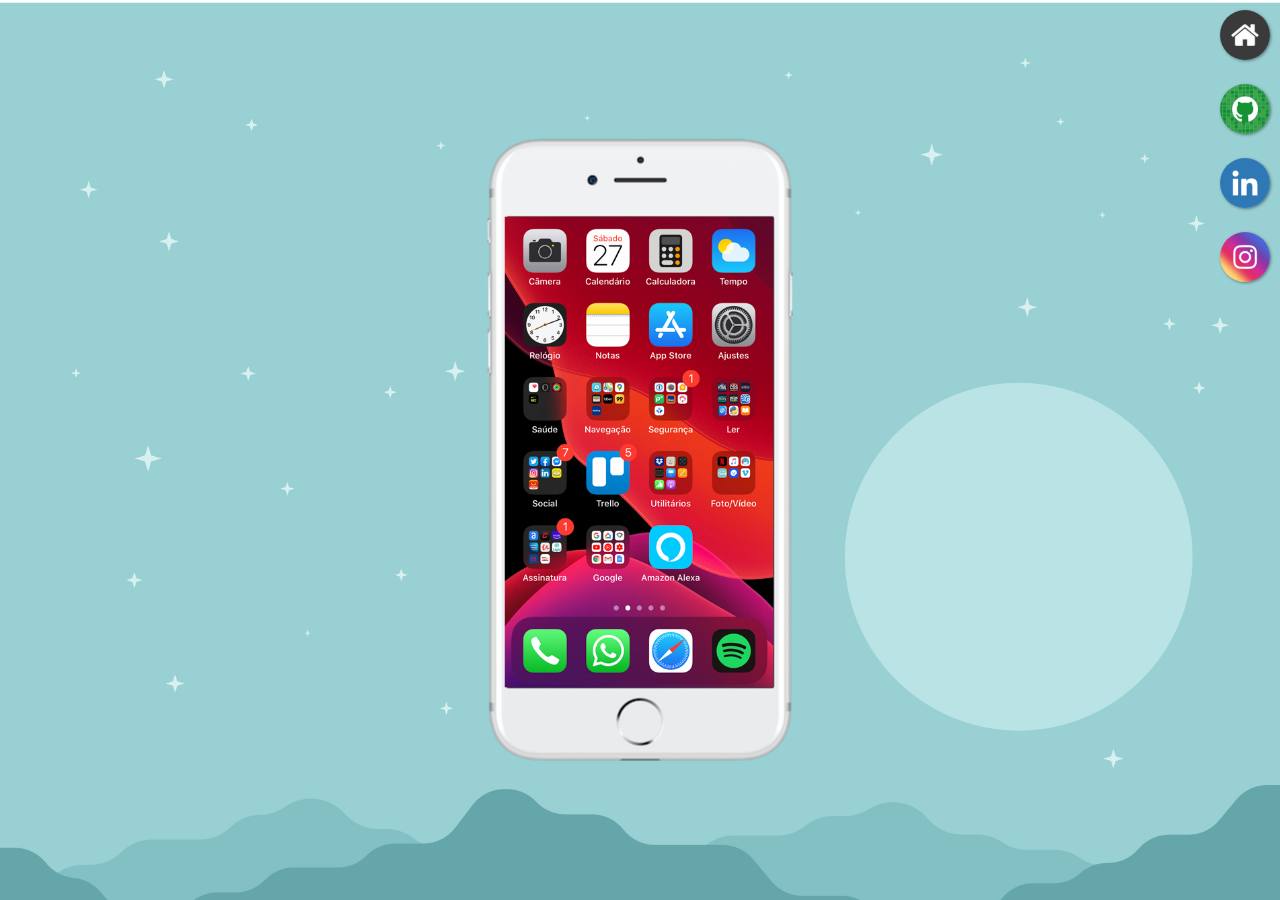
<file: index.html>
<!doctype html>
<html lang="pt-br">
  <head>
    <meta charset="UTF-8" />
    <meta name="viewport" content="width=device-width, initial-scale=1.0" />
    <title>Meu Projeto Social</title>
    <link rel="stylesheet" href="estilos/styles.css" />
  </head>
  <body>
    <main>
      <section id="telefone">
        <iframe
          name="frame"
          id="tela"
          src="paginas/home.html"
          frameborder="0"
        ></iframe>
      </section>

      <section id="links">
        <!--Home page link-->
        <a href="paginas/home.html" target="frame">
          <img src="imagens/logo-home.jpg" alt="Home" /> </a
        ><br />

        <!--GitHub link-->
        <a href="paginas/github.html" target="frame">
          <img src="imagens/logo-github.jpg" alt="GitHub" /> </a
        ><br />

        <!--Linkedin link-->
        <a href="paginas/linkedin.html" target="frame">
          <img src="imagens/logo-linkedin.jpg" alt="LikedIn" /> </a
        ><br />

        <!--Instagram link-->
        <a href="paginas/instagram.html" target="frame">
          <img src="imagens/logo-instagram.jpg" alt="Instagram" /> </a
        ><br />
      </section>
    </main>
  </body>
</html>
</file>
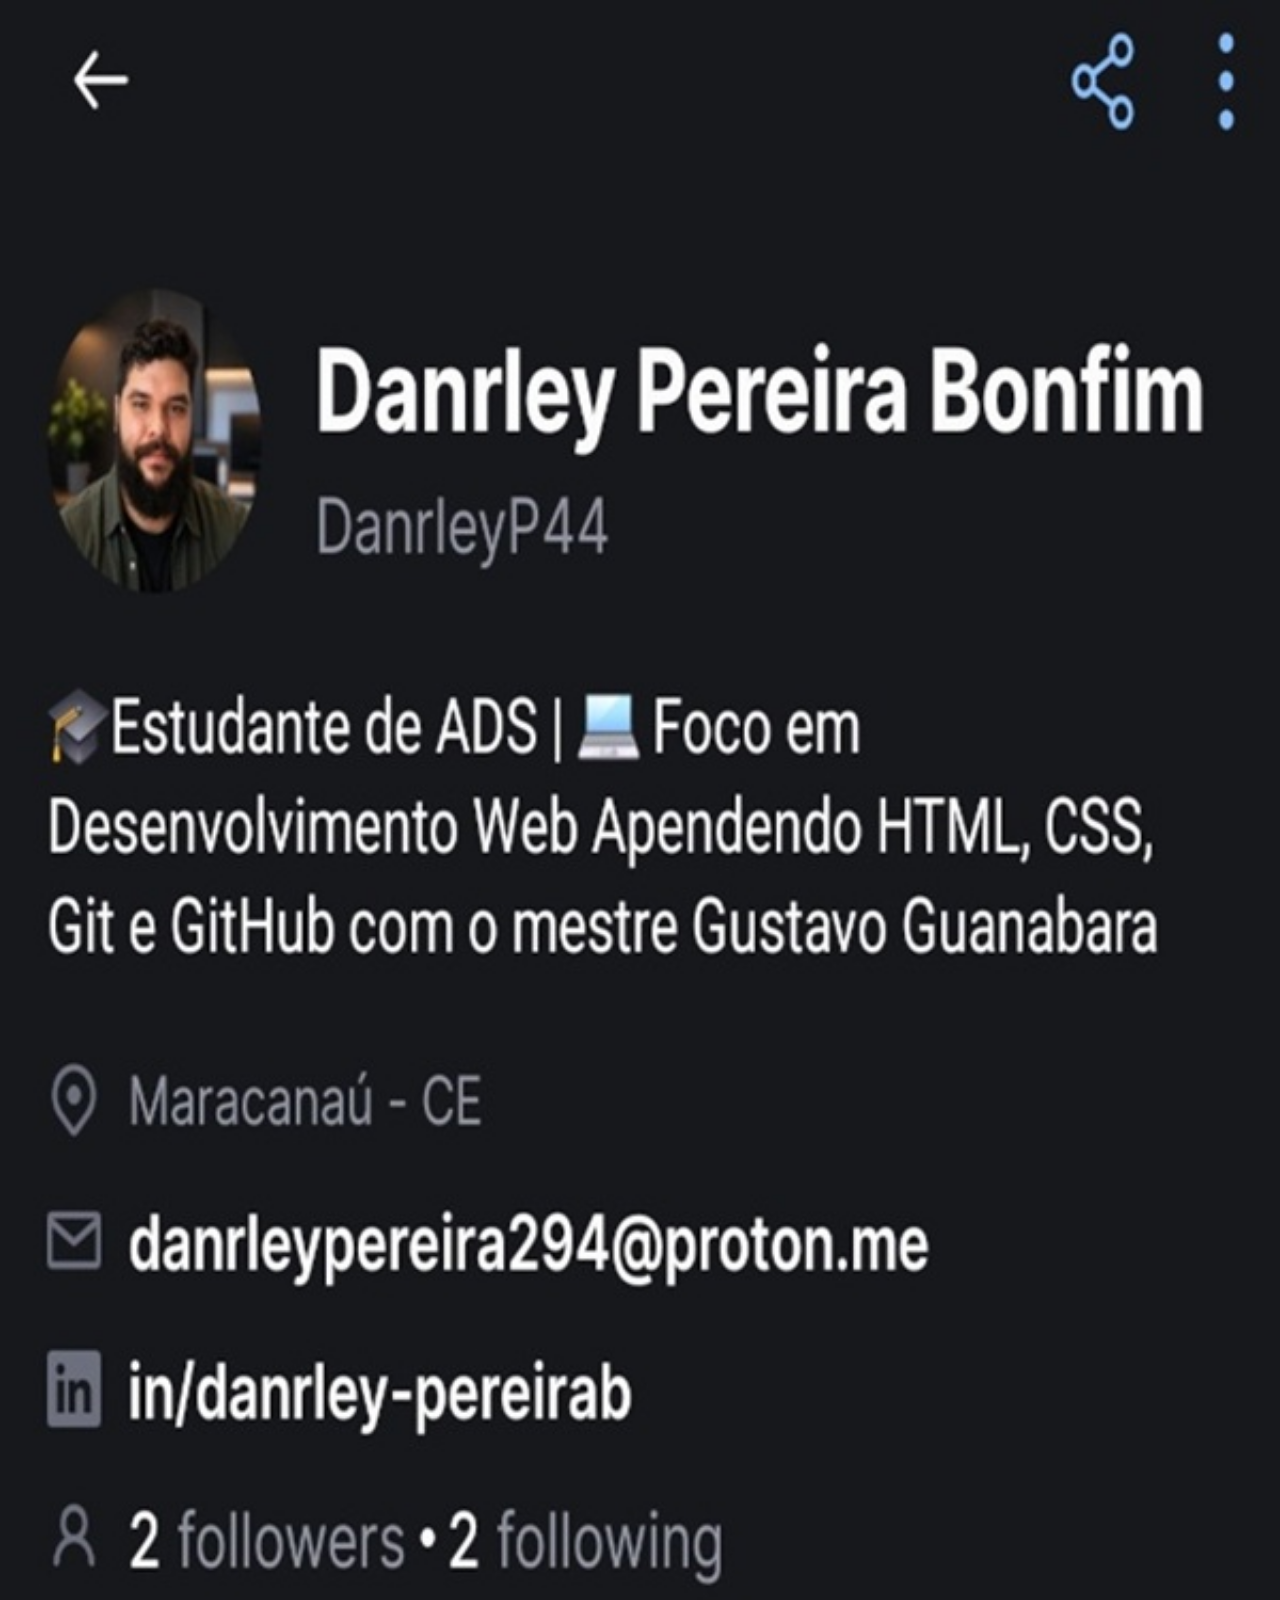
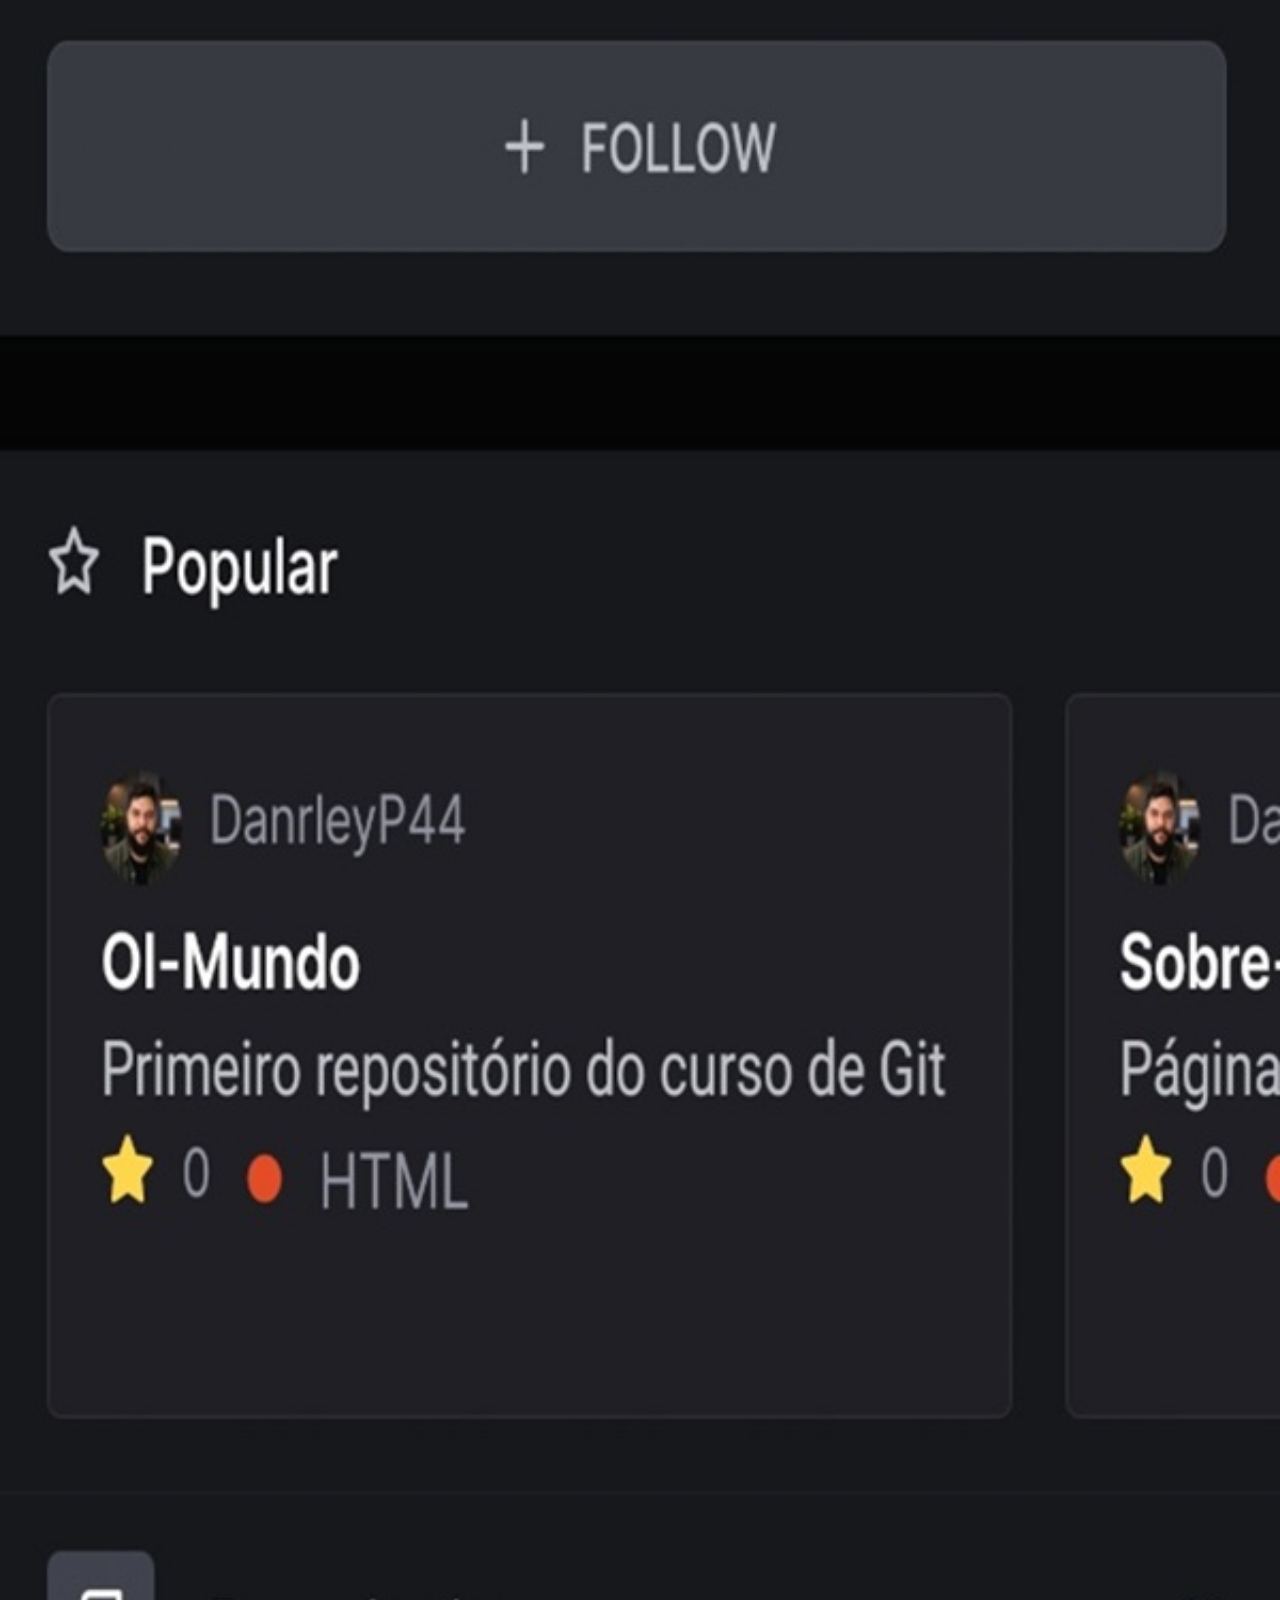
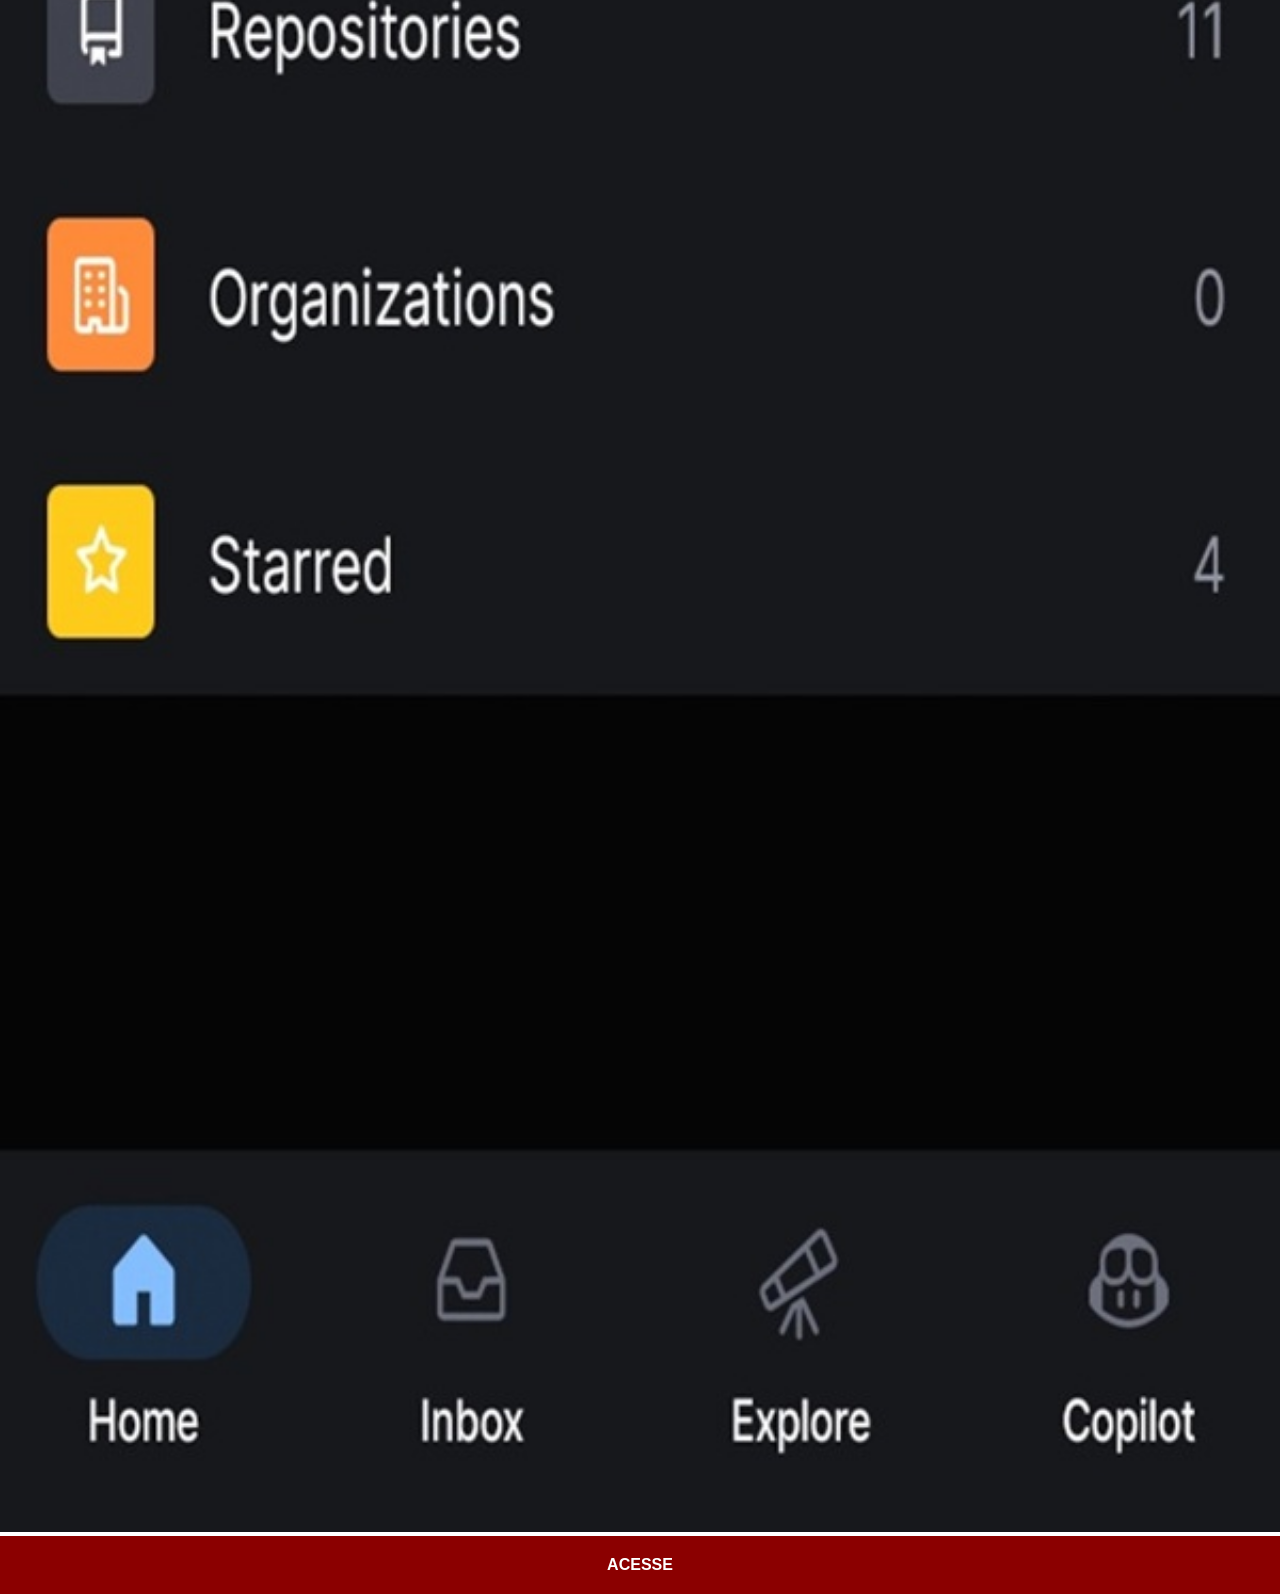
<file: paginas/github.html>
<!doctype html>
<html lang="pt-br">
  <head>
    <meta charset="UTF-8" />
    <meta name="viewport" content="width=device-width, initial-scale=1.0" />
    <title>Github</title>
    <link rel="stylesheet" href="../estilos/social.css" />
  </head>
  <body>
    <img src="../imagens/tela-github.jpg" alt="GitHub" />
    <a href="https://github.com/DanrleyP44" target="_blank">ACESSE</a>
  </body>
</html>
</file>
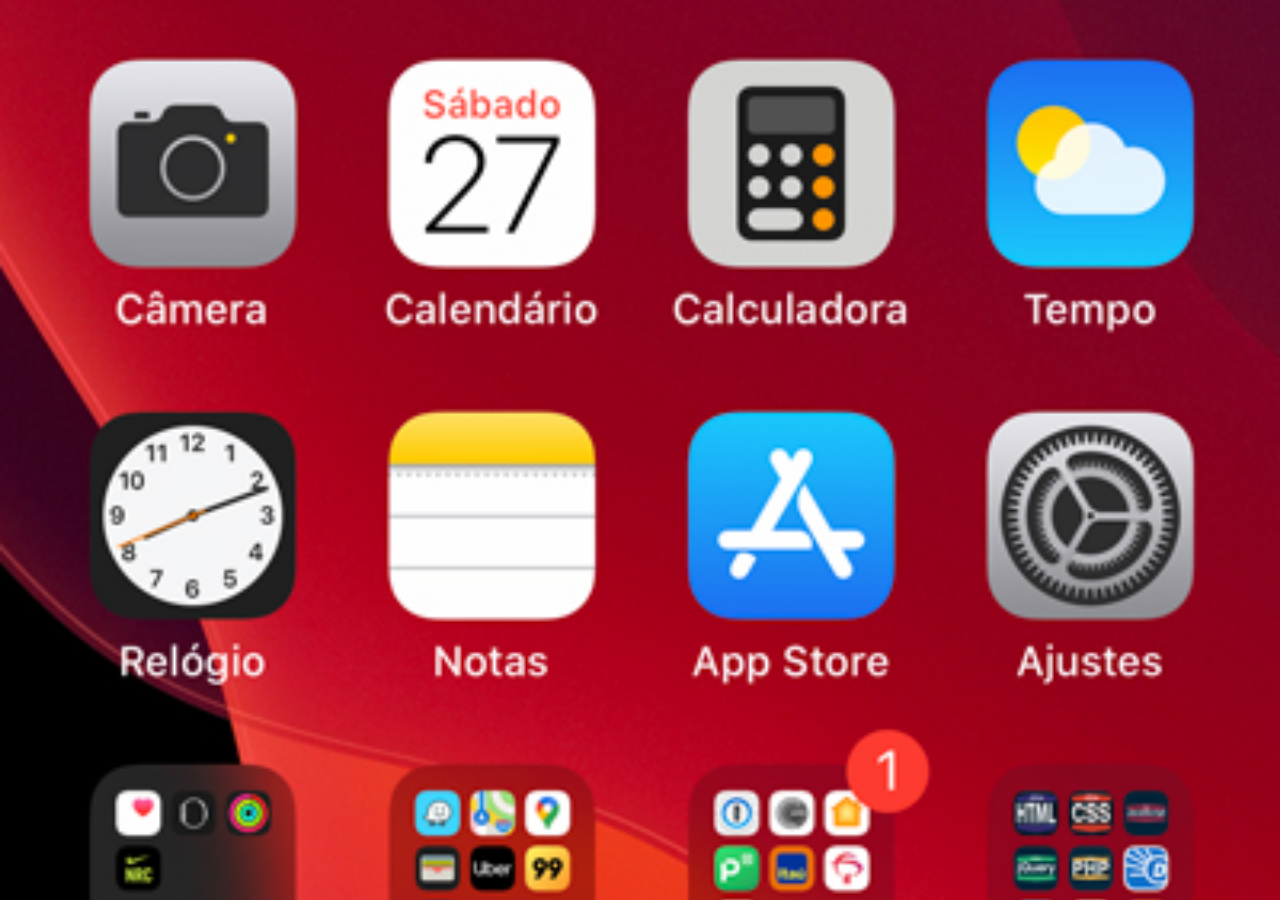
<file: paginas/home.html>
<!doctype html>
<html lang="pt-br">
  <head>
    <meta charset="UTF-8" />
    <meta name="viewport" content="width=device-width, initial-scale=1.0" />
    <title>Home Page</title>
    <style>
      * {
        padding: 0;
        margin: 0;
      }

      body {
        background: url('../imagens/tela-home.jpg') no-repeat top center;
        background-size: cover;
      }
    </style>
  </head>
  <body></body>
</html>
</file>
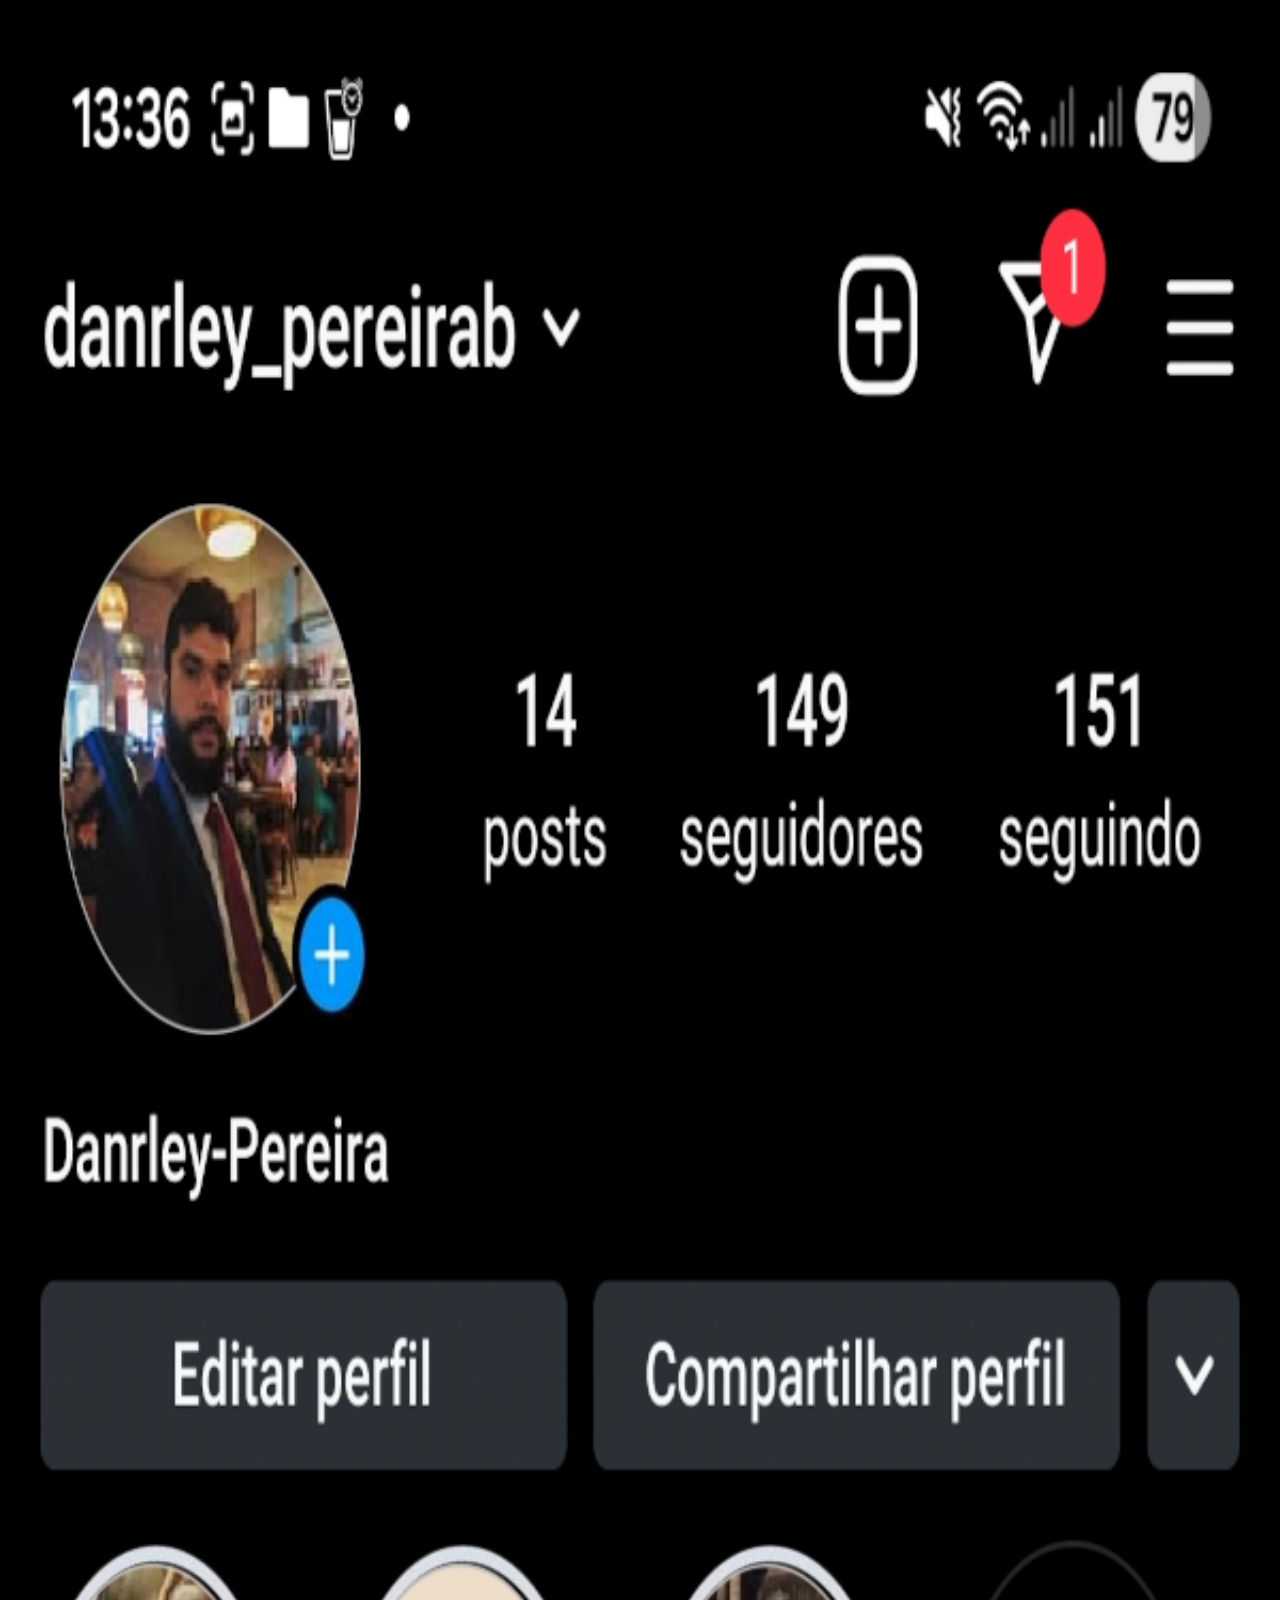
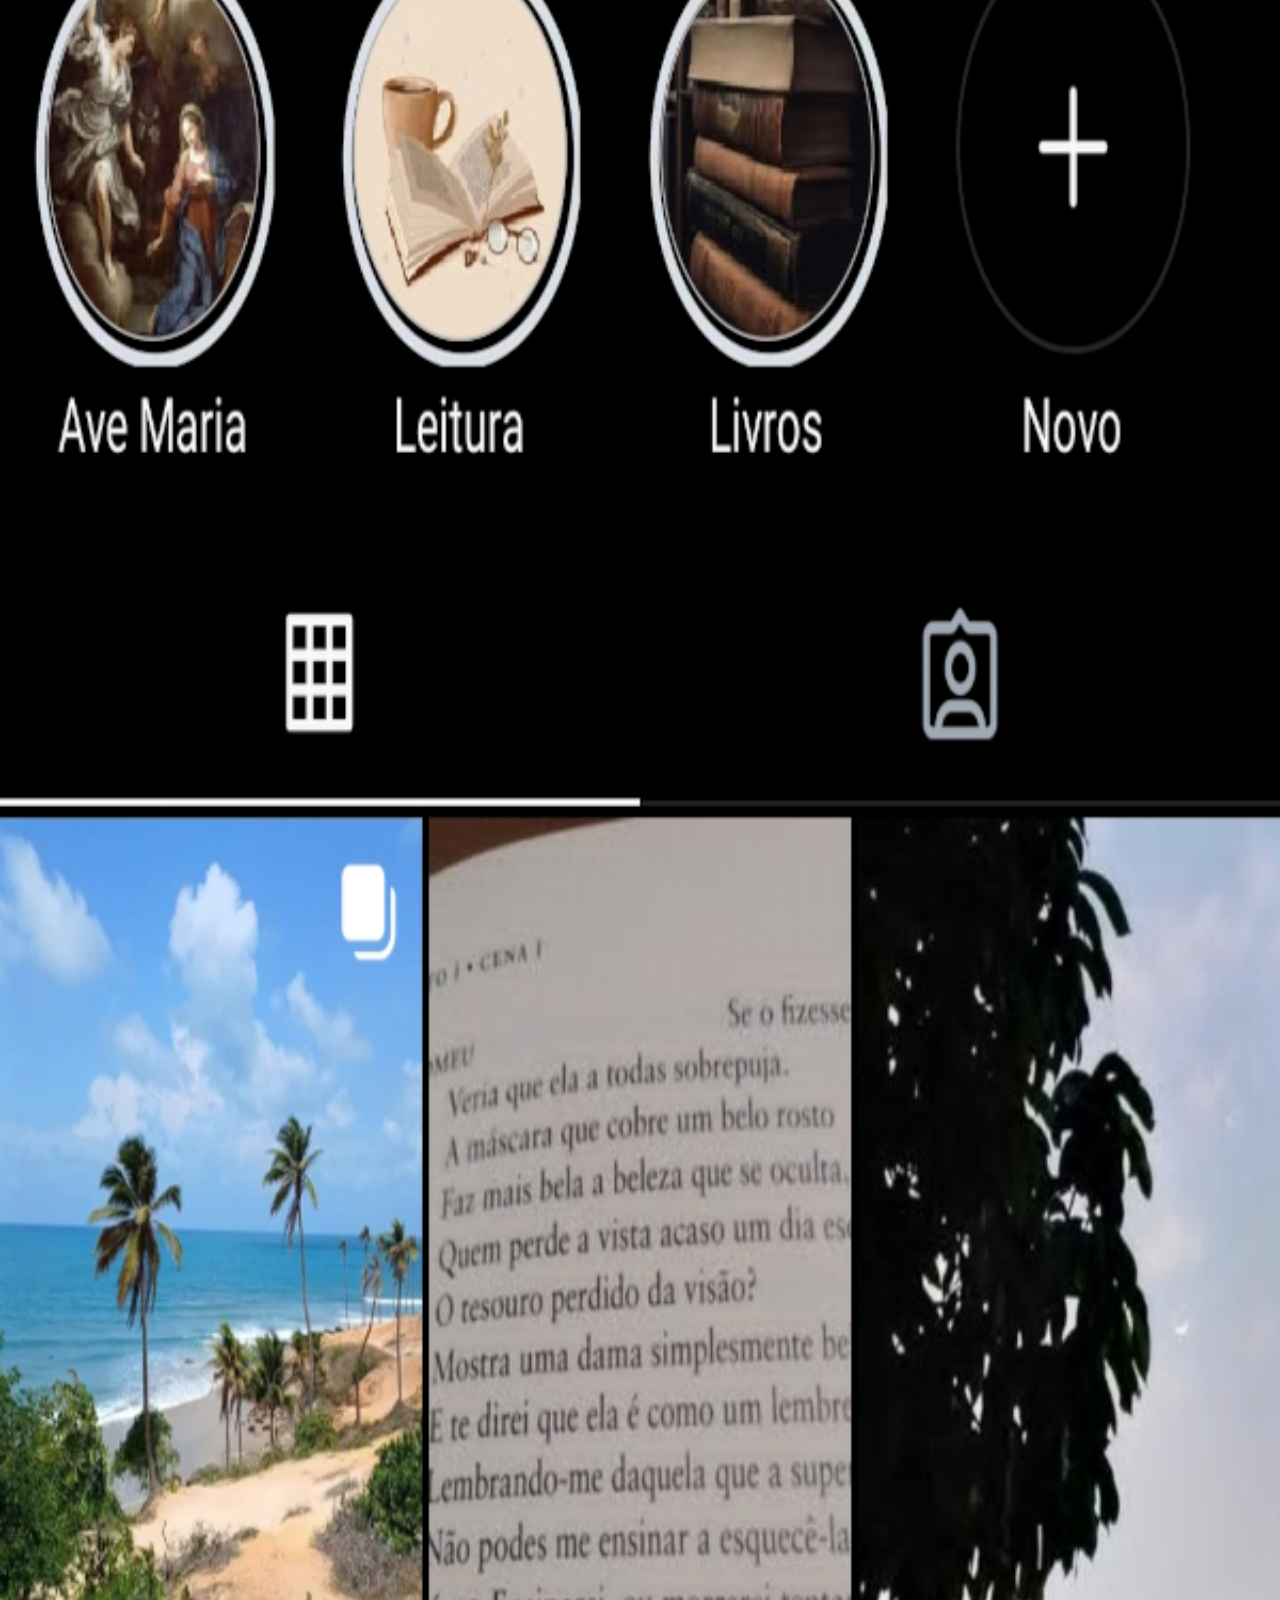
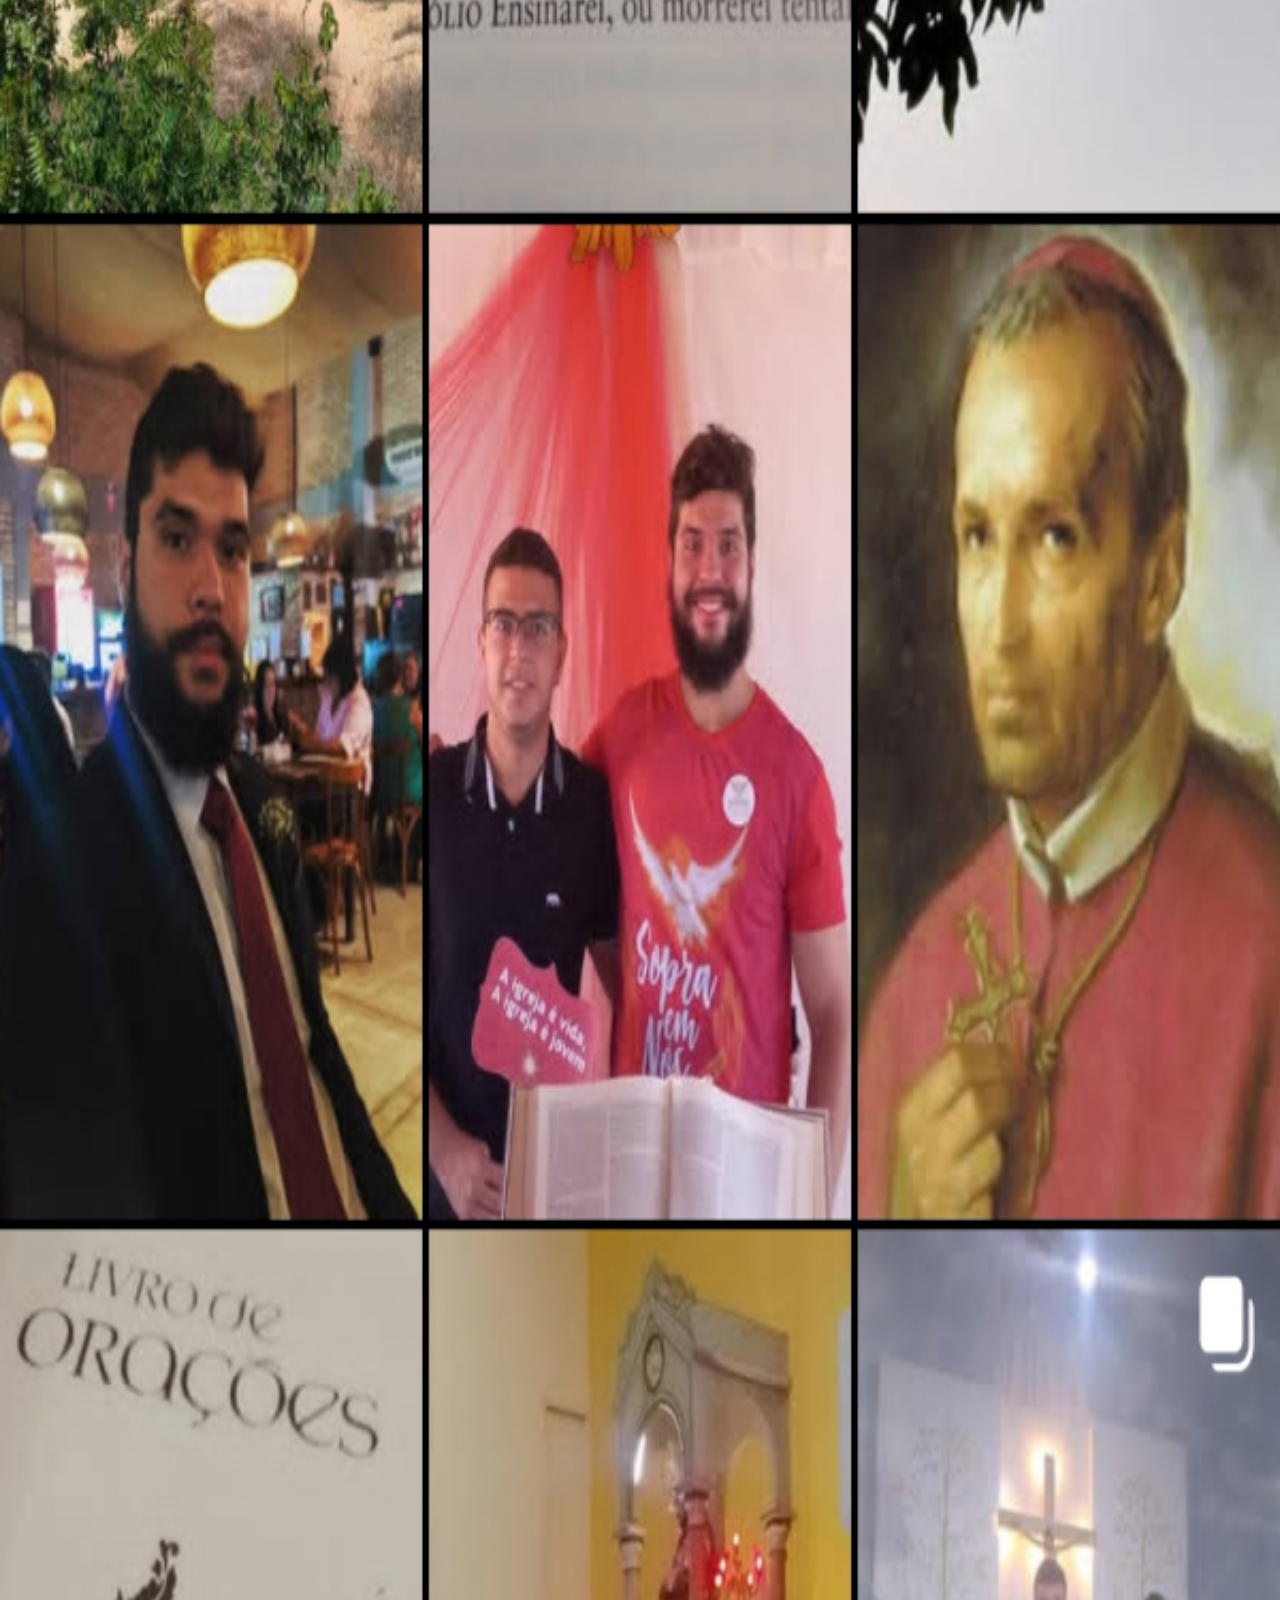
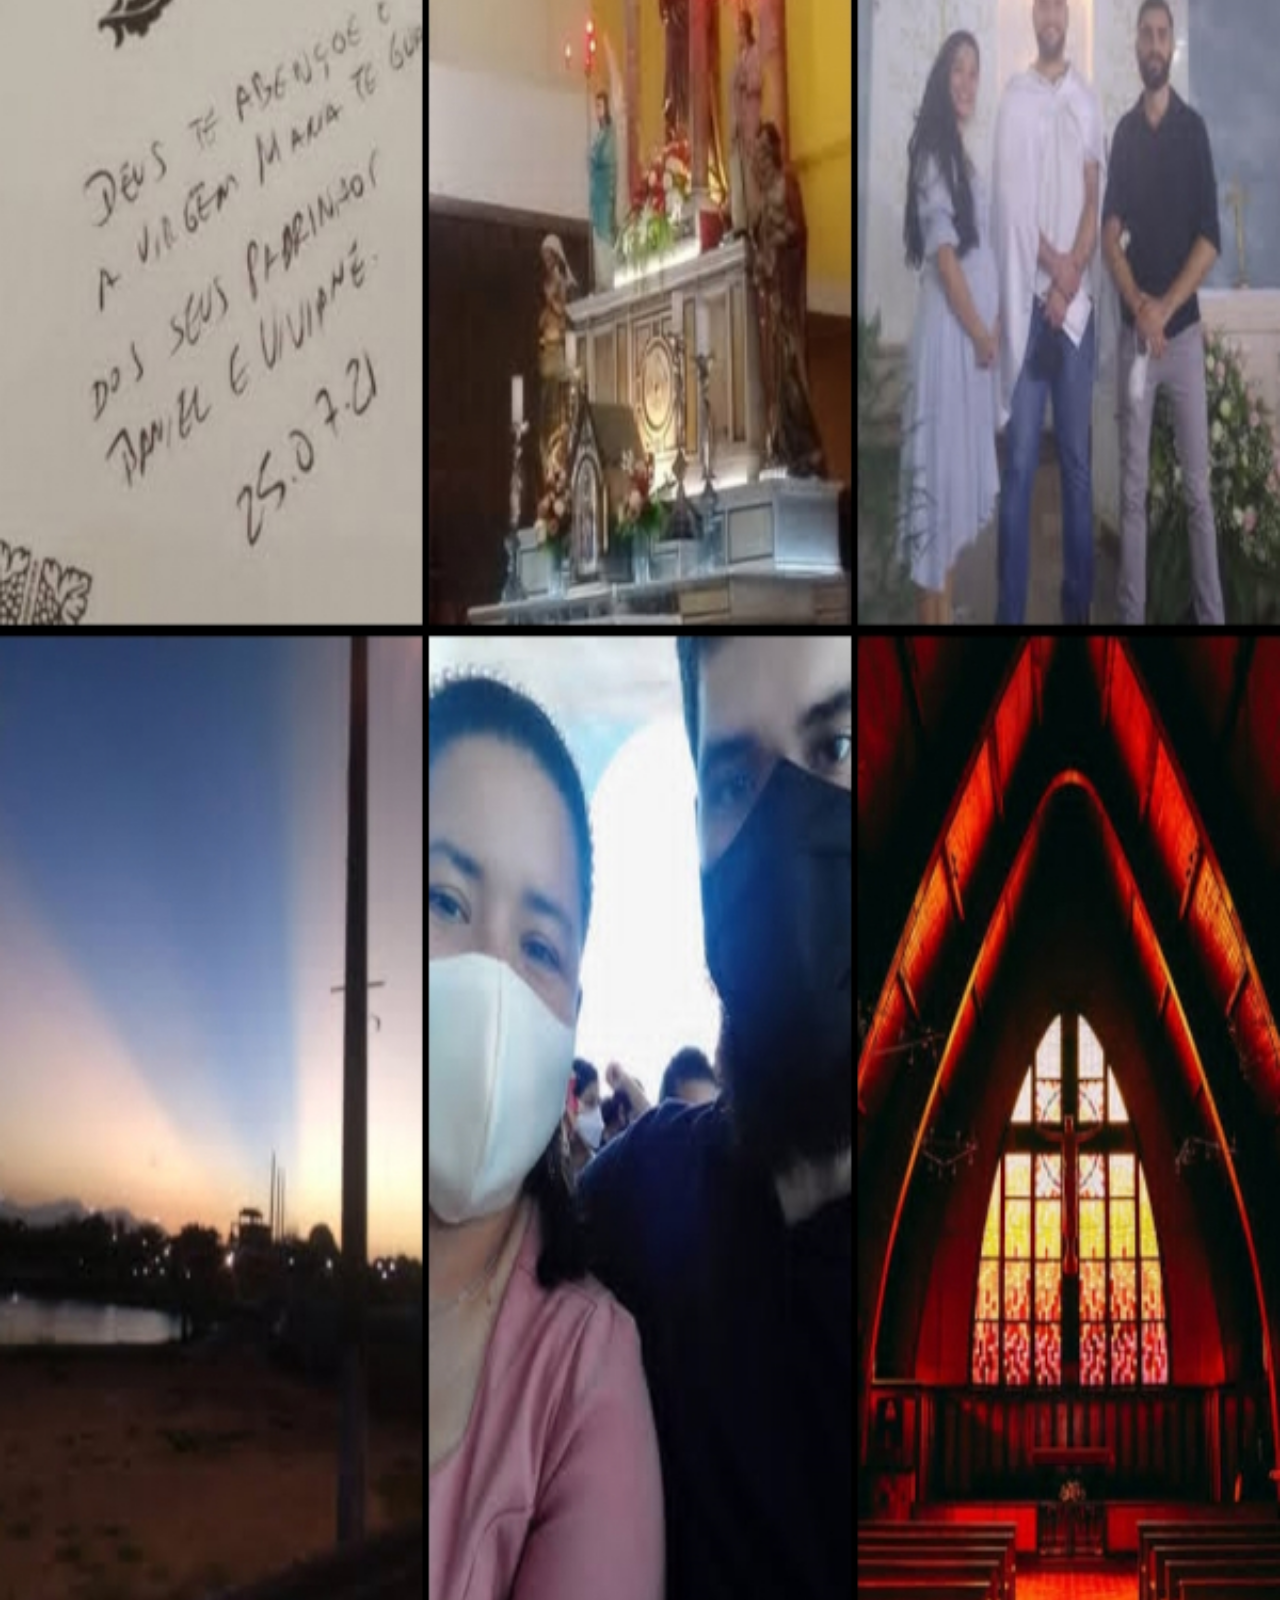
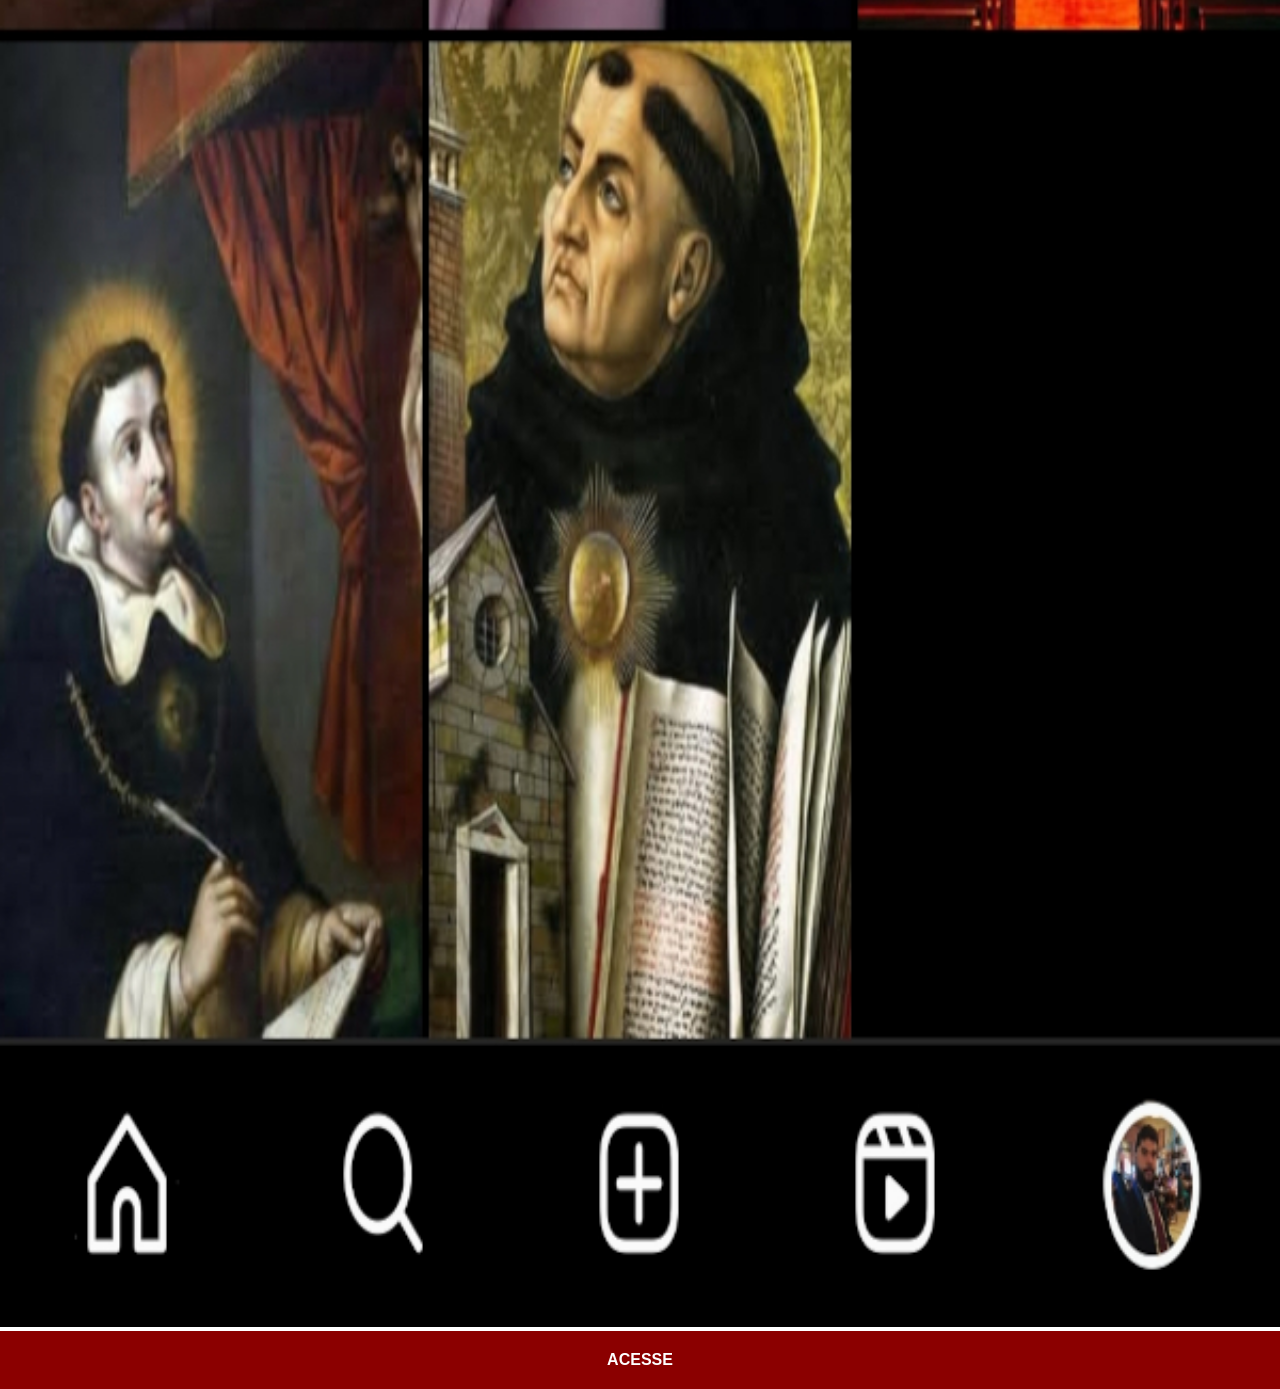
<file: paginas/instagram.html>
<!doctype html>
<html lang="pt-br">
  <head>
    <meta charset="UTF-8" />
    <meta name="viewport" content="width=device-width, initial-scale=1.0" />
    <title>Instagram</title>
    <link rel="stylesheet" href="../estilos/social.css" />
  </head>
  <body>
    <img src="../imagens/tela-instagram.jpg" alt="Instagram" />
    <a href="https://www.instagram.com/danrley_pereirab/" target="_blank"
      >ACESSE</a
    >
  </body>
</html>
</file>
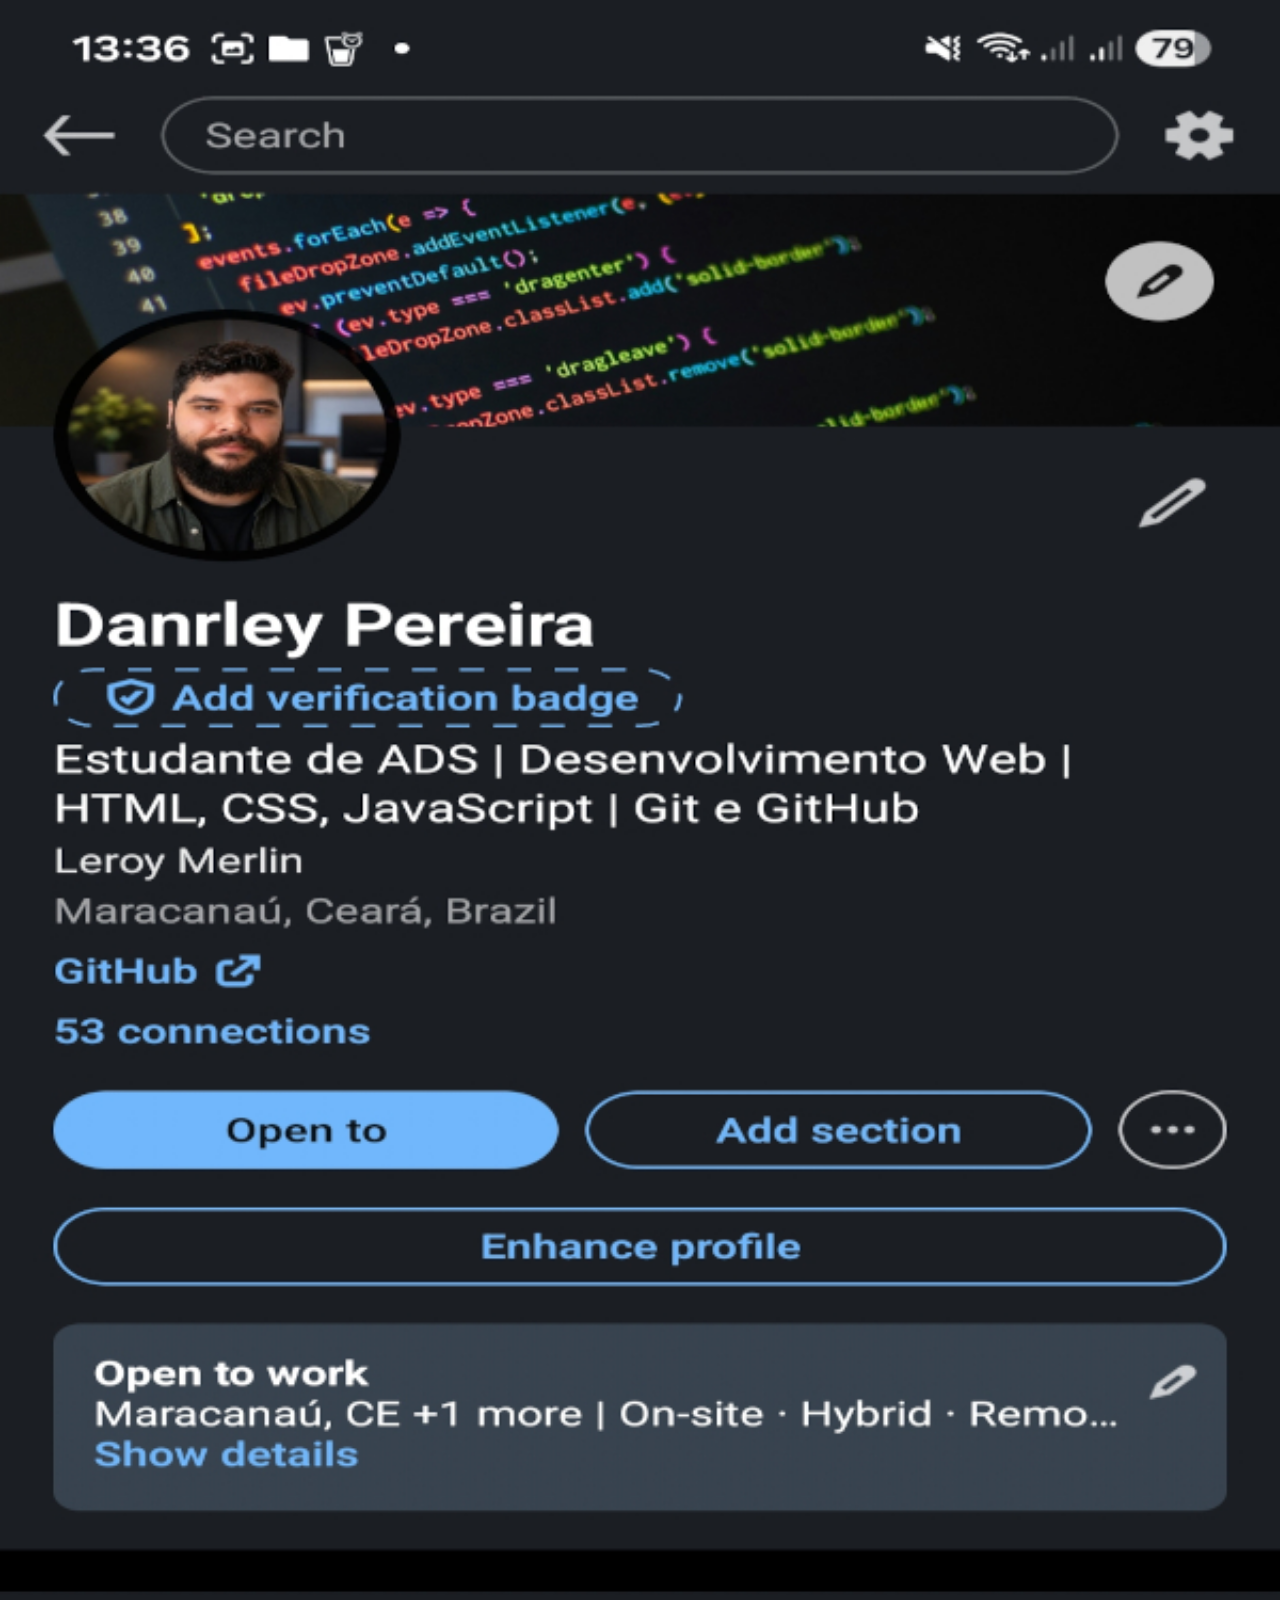
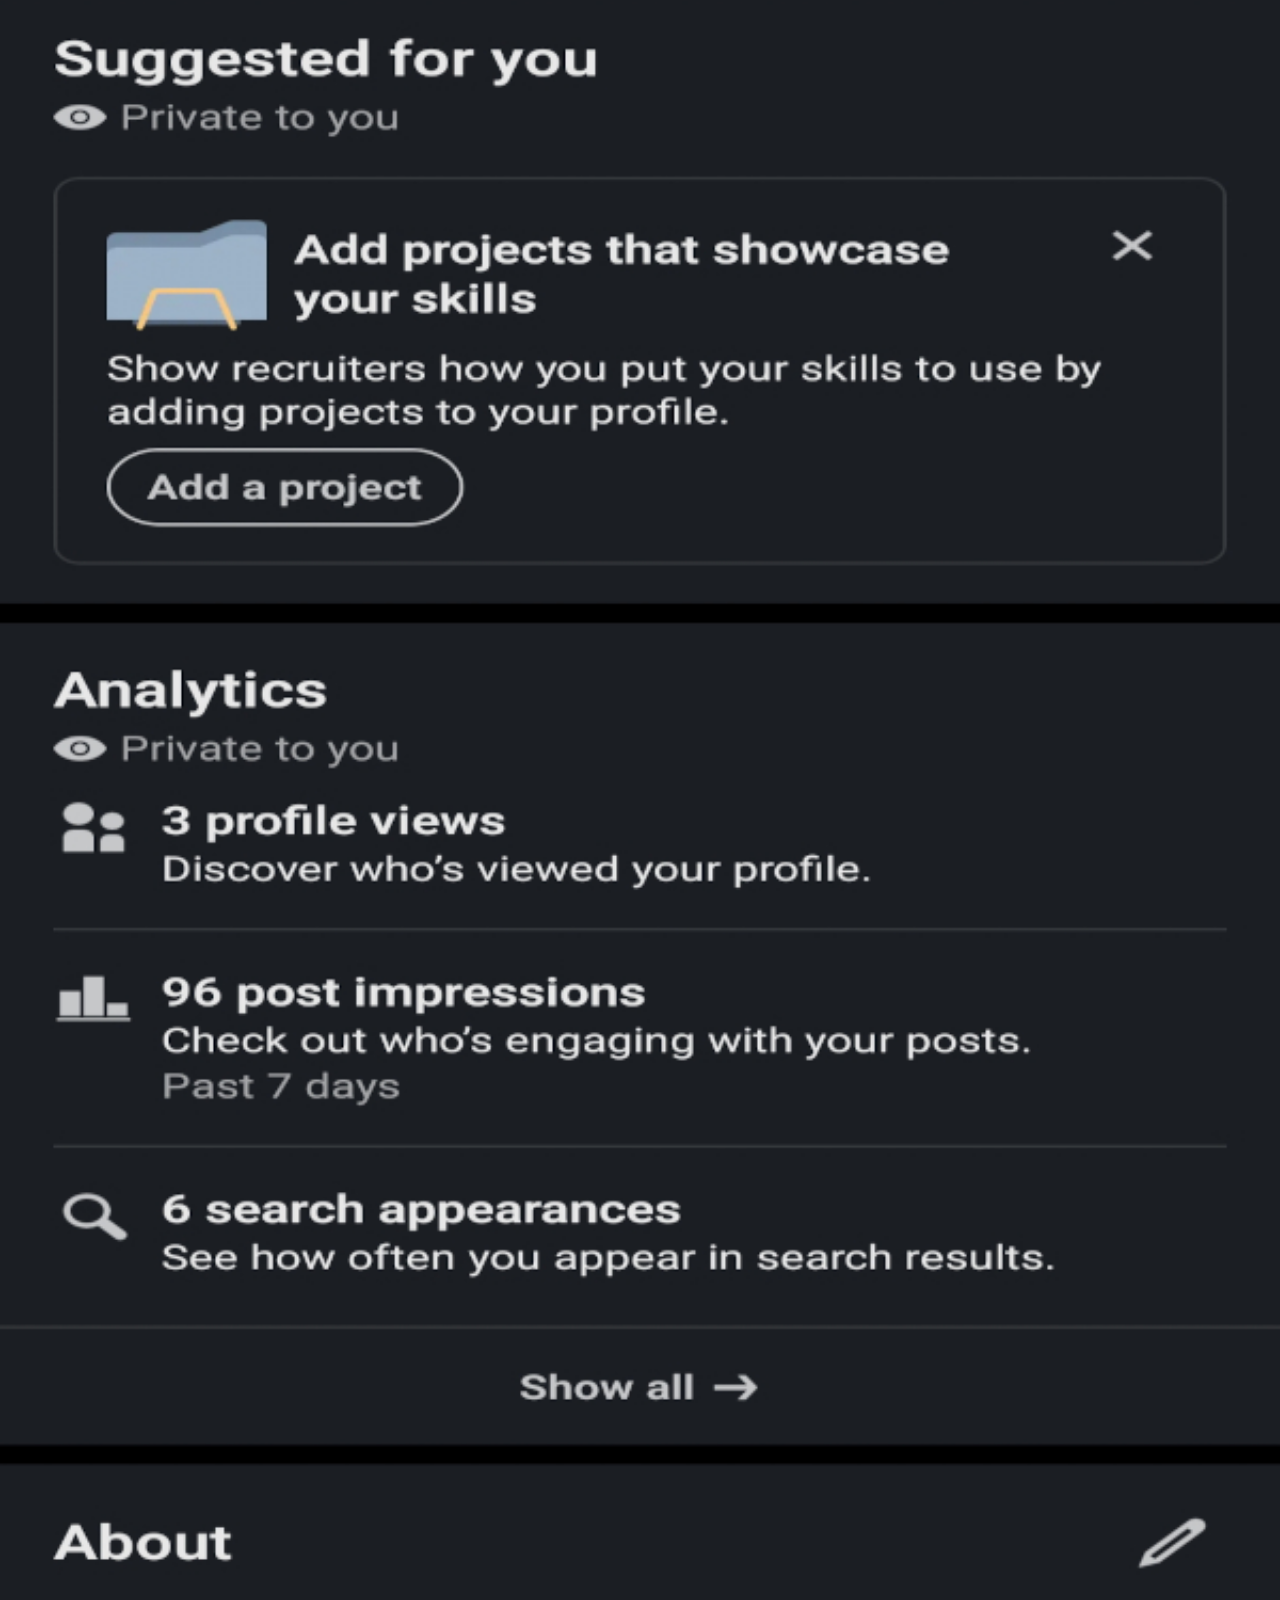
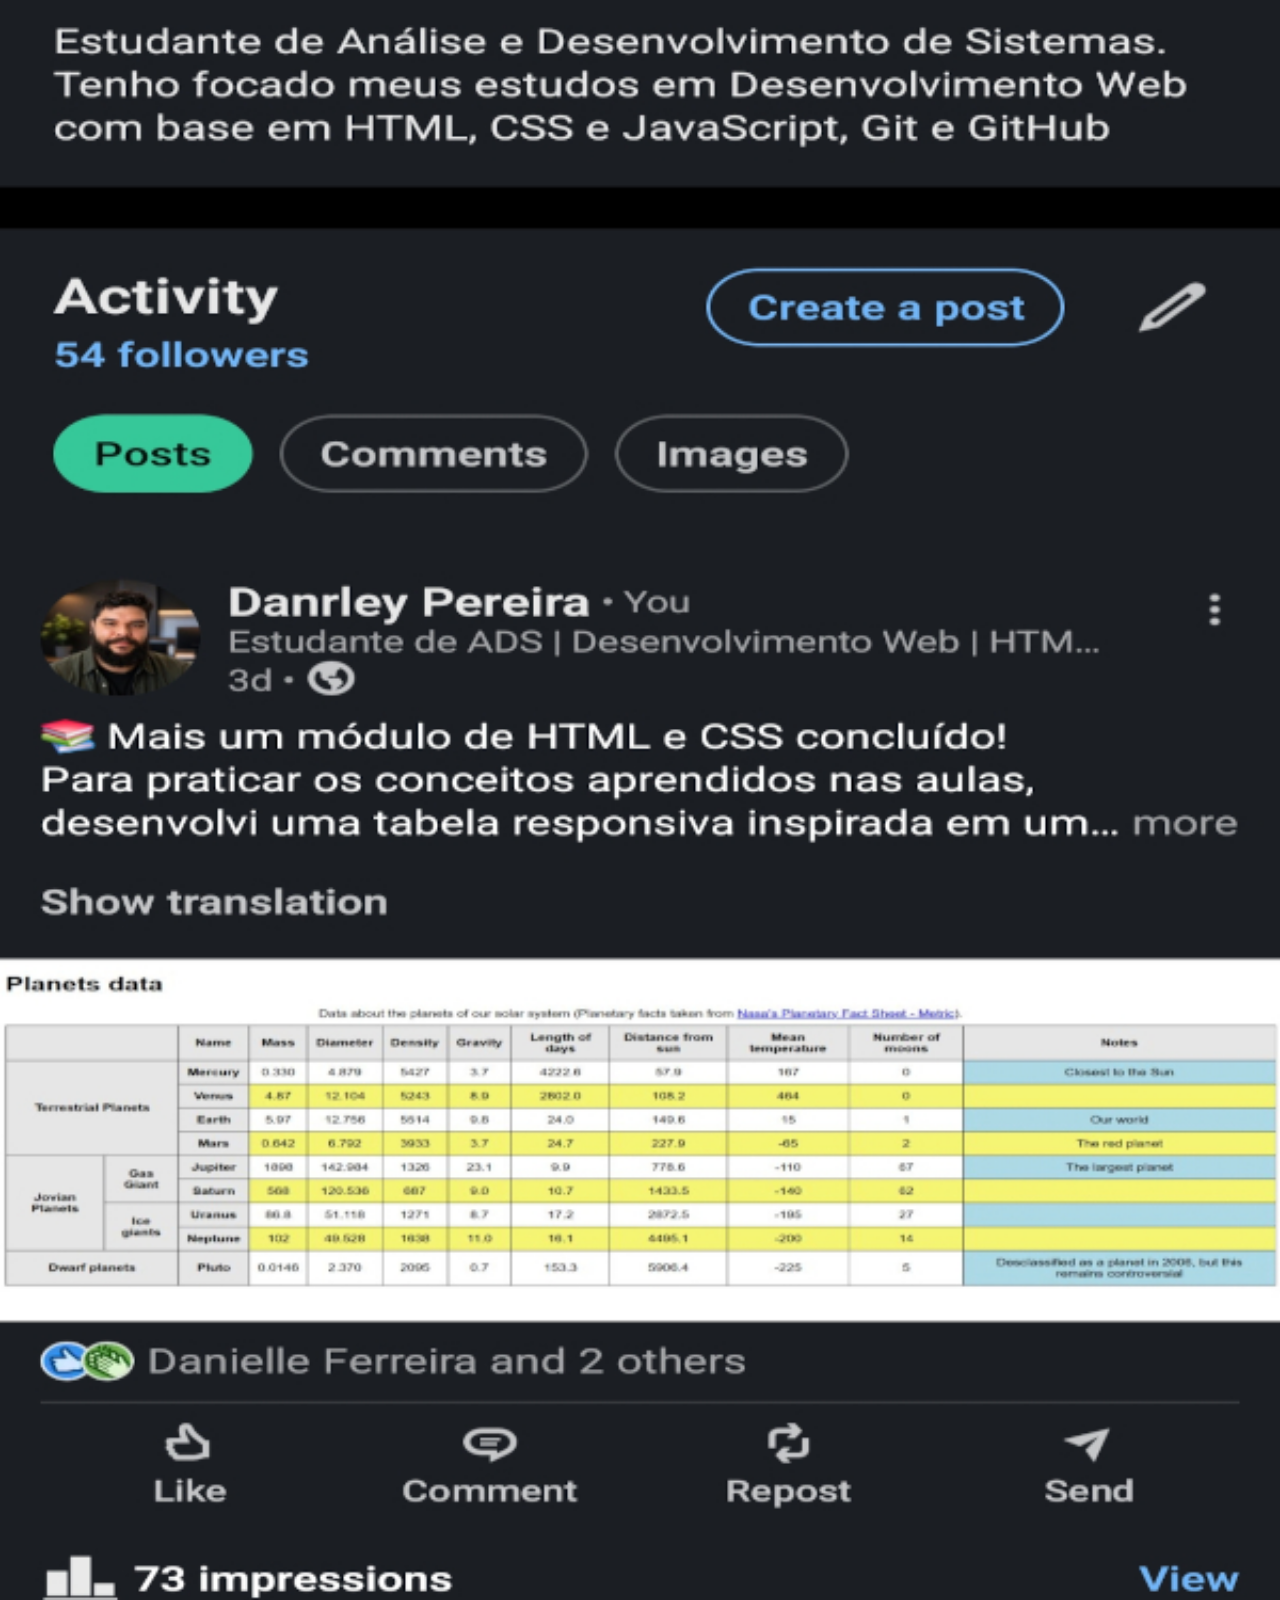
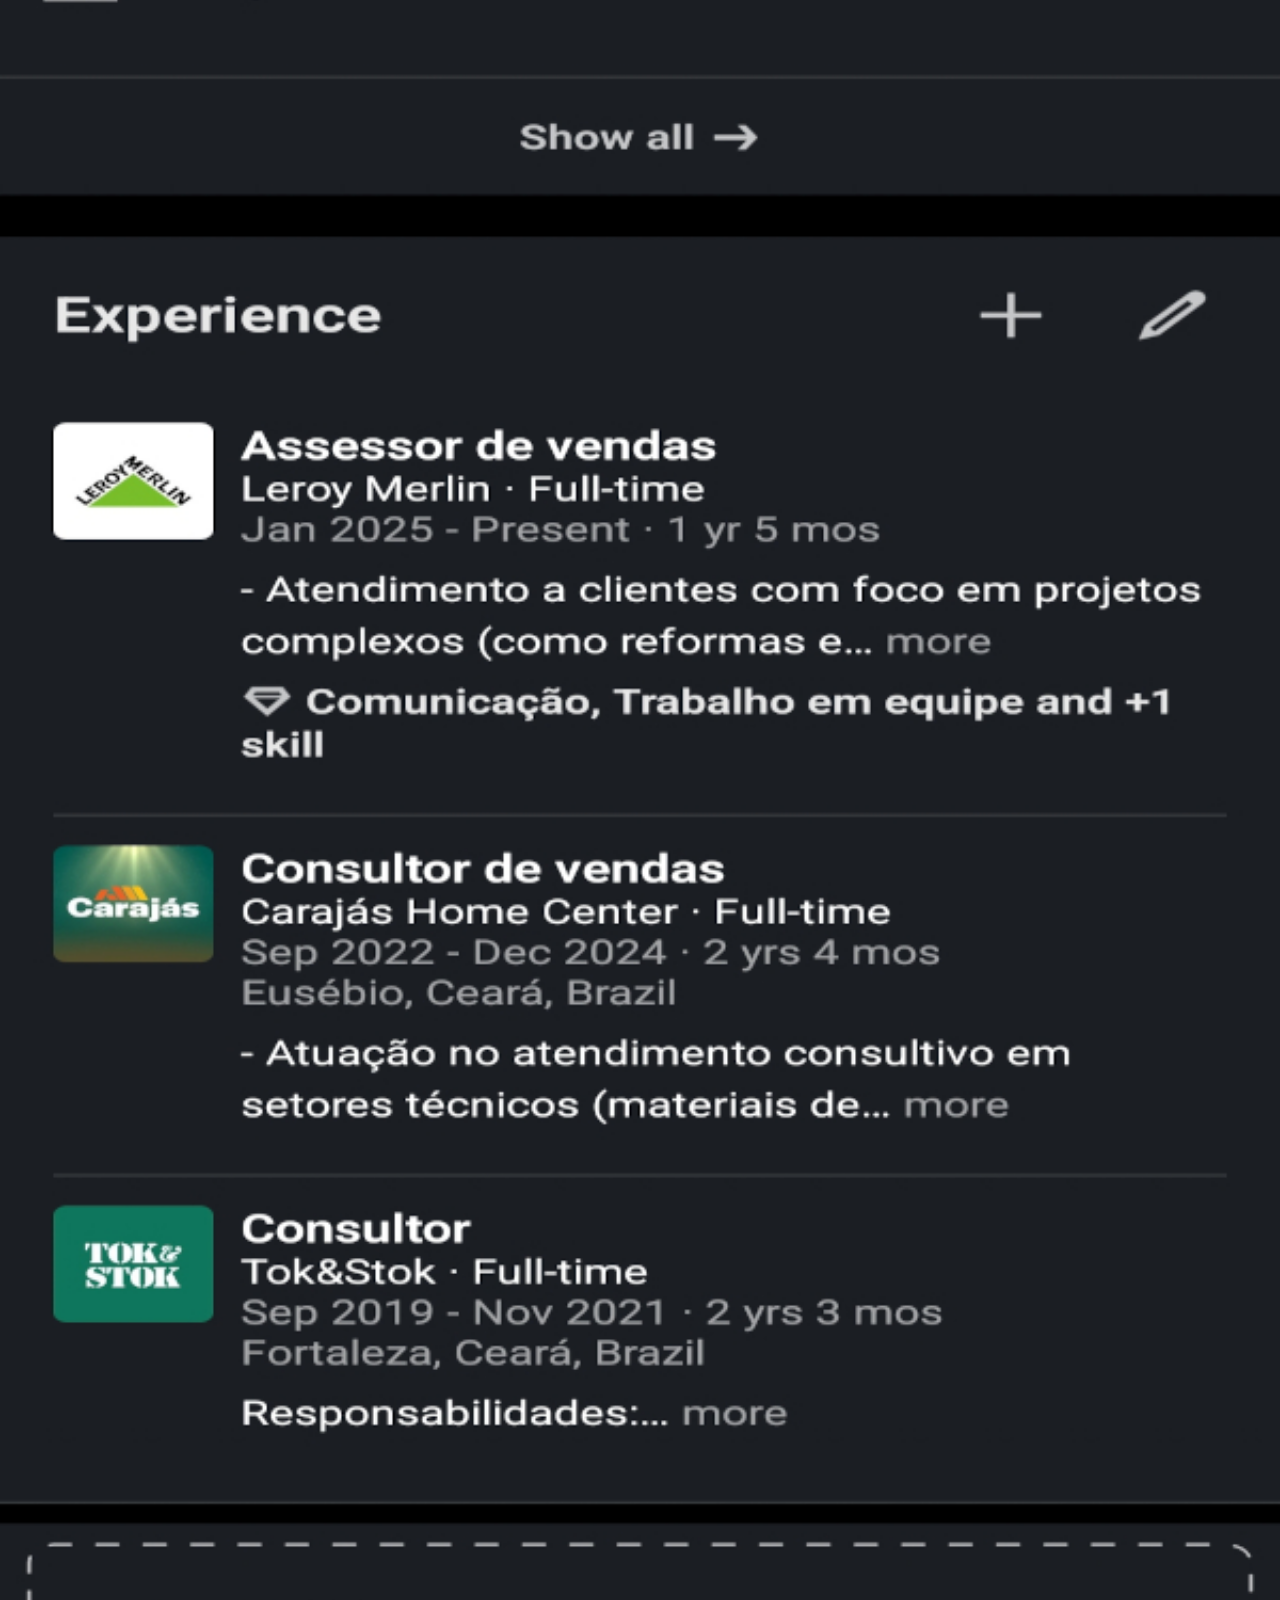
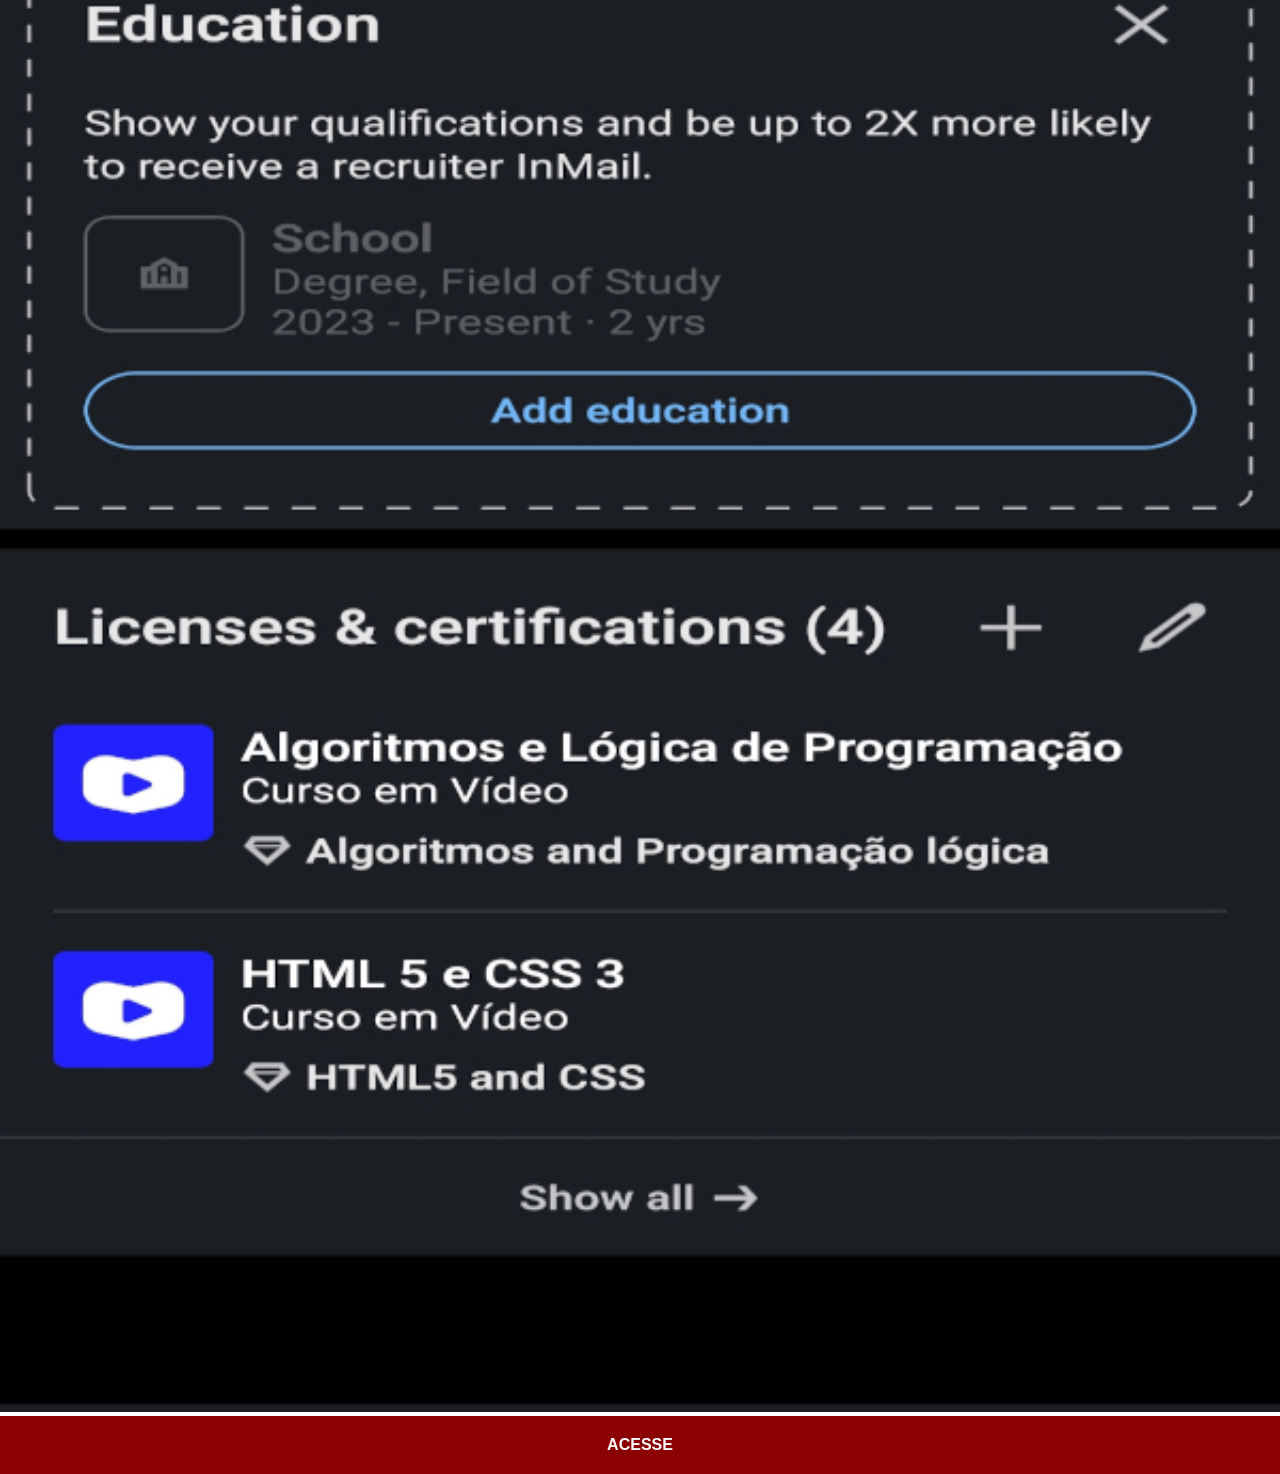
<file: paginas/linkedin.html>
<!doctype html>
<html lang="pt-br">
  <head>
    <meta charset="UTF-8" />
    <meta name="viewport" content="width=device-width, initial-scale=1.0" />
    <title>Linkedin</title>
    <link rel="stylesheet" href="../estilos/social.css" />
    <style>
      html {
        margin: 0px;
      }

      a {
        margin-top: 0px;
      }
    </style>
  </head>
  <body>
    <img src="../imagens/tela-linkedin.jpg" alt="LinkedIn" />
    <a href="https://www.linkedin.com/in/danrley-pereirab/" target="_blank"
      >ACESSE</a
    >
  </body>
</html>
</file>
<file: estilos/styles.css>
@charset "UTF-8";

* {
  margin: 0;
  padding: 0;
}

body,
html {
  height: 100vh;
  width: 100vw;
  background-color: black;
}

body {
  background: url('../imagens/imagem-de-fundo.jpg') no-repeat top center;
  background-size: cover;
  background-attachment: fixed;
}

main {
  height: 100vh;
  position: relative;
}

#telefone {
  position: absolute;
  top: 50%;
  left: 50%;
  transform: translate(-50%, -50%);
  height: 627px;
  width: 311px;
  background: url('../imagens/frame-iphone.png') no-repeat;
}

section {
  text-align: right;
}

section img {
  height: 50px;
  width: 50px;
  border-radius: 50%;
  margin: 10px;
  box-shadow: 1px 1px 3px rgba(0, 0, 0, 0.425);
  transition:
    transform 0.3s,
    border,
    0.3s;
  box-sizing: border-box;
}

section a img:hover {
  border: 2px solid white;
  transform: translate(-3px, -3px);
  box-shadow: 5px 5px 10px black;
}

#tela {
  position: relative;
  top: 80px;
  right: 22px;
  height: 471px;
  width: 269px;
}
</file>
<file: estilos/social.css>
* {
  padding: 0px;
  margin: 0px;
  font-family: Arial, Helvetica, sans-serif;
}

::-webkit-scrollbar {
  height: 0px;
  width: 0px;
}

img {
  width: 100vw;
}

a {
  display: block;
  background-color: darkred;
  color: white;
  text-decoration: none;
  padding: 20px;
  font-weight: bold;
  text-align: center;
}

a:hover {
  background-color: red;
}
</file>
